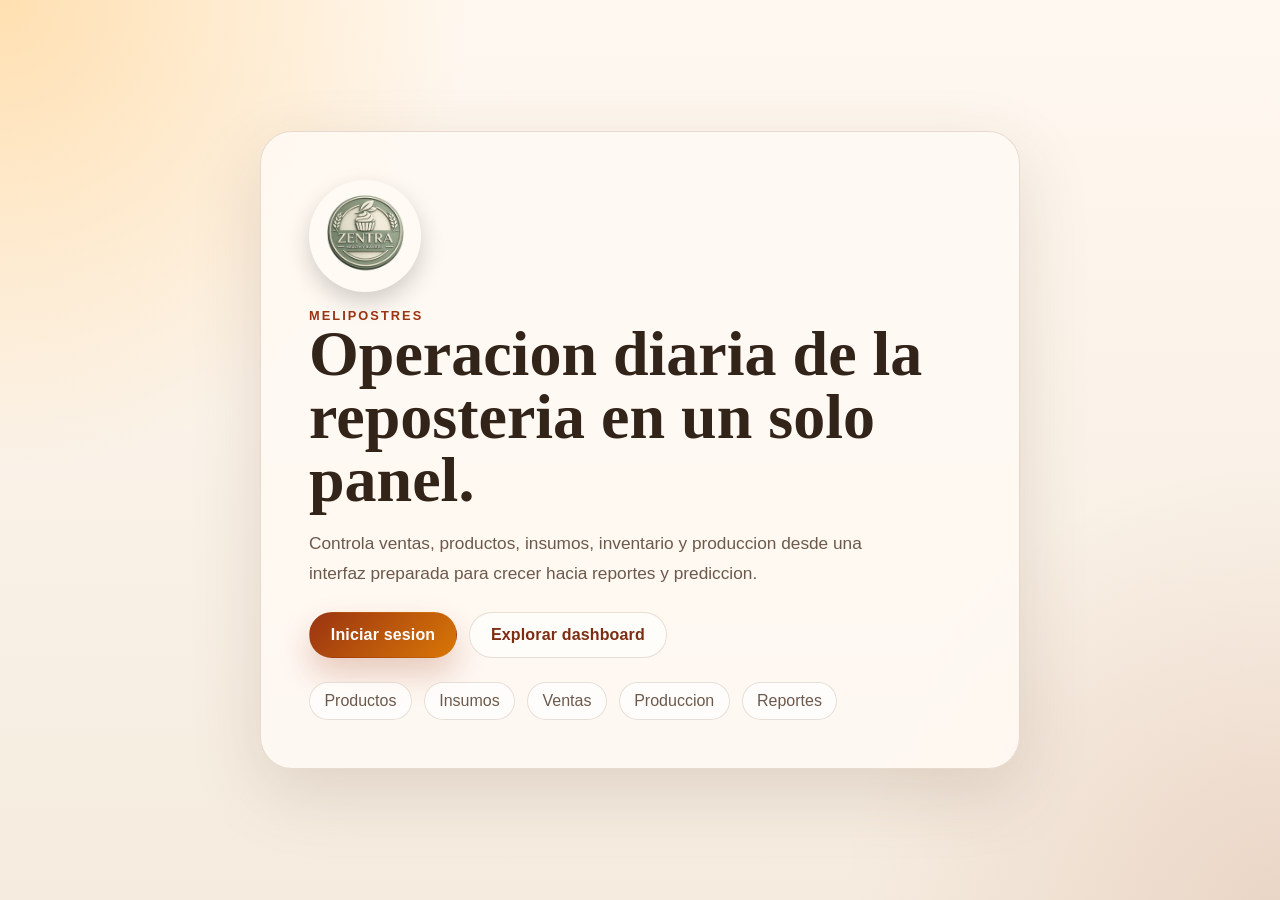
<file: frontend/index.html>
<!DOCTYPE html>
<html lang="es">
  <head>
    <meta charset="UTF-8" />
    <meta name="viewport" content="width=device-width, initial-scale=1.0" />
    <title>Melipostres</title>
    <link rel="stylesheet" href="./css/variables.css" />
    <link rel="stylesheet" href="./css/components.css" />
    <link rel="stylesheet" href="./css/styles.css" />
  </head>
  <body>
    <main class="landing-shell">
      <section class="landing-card">
        <img class="brand-logo brand-logo-large" src="./assets/logo_reposteria.png" alt="Logo Melipostres" />
        <p class="eyebrow">Melipostres</p>
        <h1>Operacion diaria de la reposteria en un solo panel.</h1>
        <p class="lead">
          Controla ventas, productos, insumos, inventario y produccion desde una
          interfaz preparada para crecer hacia reportes y prediccion.
        </p>
        <div class="action-row">
          <a class="button button-primary" href="./pages/login.html">Iniciar sesion</a>
          <a class="button button-secondary" href="./pages/dashboard.html">Explorar dashboard</a>
        </div>
        <div class="quick-links">
          <a href="./pages/productos.html">Productos</a>
          <a href="./pages/insumos.html">Insumos</a>
          <a href="./pages/ventas.html">Ventas</a>
          <a href="./pages/produccion.html">Produccion</a>
          <a href="./pages/reportes.html">Reportes</a>
        </div>
      </section>
    </main>

    <script type="module" src="./js/api.js"></script>
  </body>
</html>
</file>
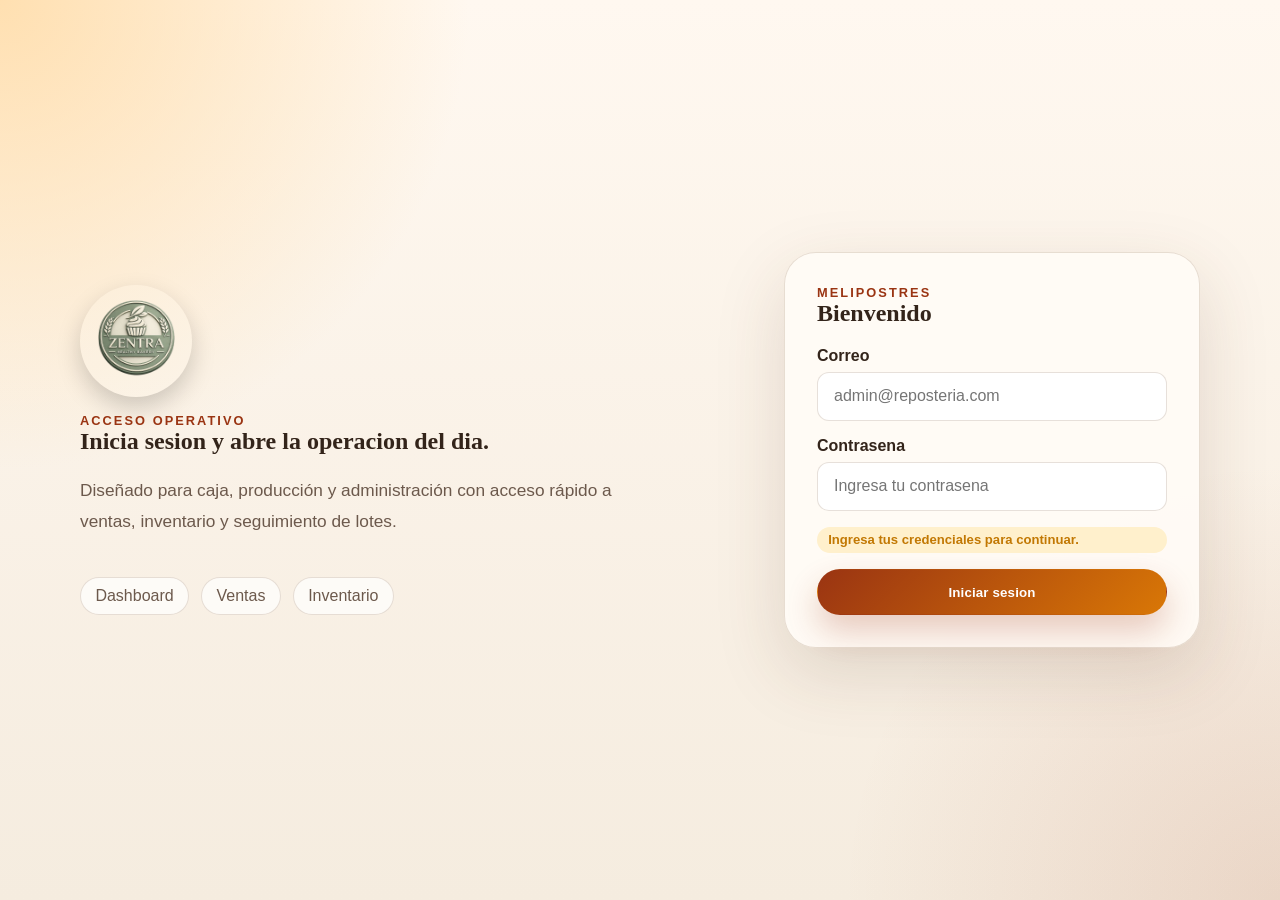
<file: frontend/pages/dashboard.html>
<!DOCTYPE html>
<html lang="es">
  <head>
    <meta charset="UTF-8" />
    <meta name="viewport" content="width=device-width, initial-scale=1.0" />
    <title>Dashboard | Melipostres</title>
    <link rel="stylesheet" href="../css/variables.css" />
    <link rel="stylesheet" href="../css/components.css" />
    <link rel="stylesheet" href="../css/styles.css" />
  </head>
  <body>
    <div class="app-shell">
      <aside class="sidebar">
        <div class="sidebar-brand">
          <img class="brand-logo" src="../assets/logo_reposteria.png" alt="Logo Melipostres" />
          <p class="eyebrow">Melipostres</p>
          <h1>Panel</h1>
        </div>
        <nav class="sidebar-nav">
          <a class="active" href="./dashboard.html">Dashboard</a>
          <a href="./productos.html">Productos</a>
          <a href="./insumos.html">Insumos</a>
          <a href="./ventas.html">Ventas</a>
          <a href="./inventario.html">Inventario</a>
          <a href="./produccion.html">Produccion</a>
          <a href="./reportes.html">Reportes</a>
          <a href="./login.html">Cerrar sesion</a>
        </nav>
      </aside>

      <main class="content">
        <header class="page-header">
          <div>
            <p class="eyebrow">Dashboard</p>
            <h1>Resumen del dia</h1>
            <p class="page-subtitle">
              Vista central para revisar ventas, niveles de stock y actividad reciente.
            </p>
          </div>
          <a class="button button-primary" href="./ventas.html">Registrar venta</a>
        </header>

        <section class="kpi-grid">
          <article class="kpi-card"><div class="stat"><span class="stat-label">Ventas del dia</span><strong class="stat-value" data-kpi-sales-today>$ 0</strong></div></article>
          <article class="kpi-card"><div class="stat"><span class="stat-label">Ventas del mes</span><strong class="stat-value" data-kpi-sales-month>$ 0</strong></div></article>
          <article class="kpi-card"><div class="stat"><span class="stat-label">Produccion hoy</span><strong class="stat-value" data-kpi-productions>0</strong></div></article>
          <article class="kpi-card"><div class="stat"><span class="stat-label">Ticket promedio</span><strong class="stat-value" data-kpi-average-ticket>$ 0</strong></div></article>
        </section>

        <section class="section-grid">
          <article class="table-card">
            <div class="card-header">
              <div>
                <p class="eyebrow">Resumen</p>
                <h2>Ventas semanales</h2>
              </div>
              <span class="badge badge-success">Ultimos 7 dias</span>
            </div>
            <div class="mini-list" data-sales-overview>
              <div class="mini-item"><span>Cargando</span><strong>...</strong></div>
            </div>
          </article>

          <article class="table-card">
            <div class="card-header">
              <div>
                <p class="eyebrow">Alertas</p>
                <h2>Stock bajo</h2>
              </div>
              <span class="badge badge-warning" data-kpi-low-stock>0 alertas</span>
            </div>
            <div class="mini-list" data-low-stock-list>
              <div class="mini-item"><span>Cargando</span><strong>...</strong></div>
            </div>
          </article>
        </section>

        <section class="section-grid" style="margin-top: 1.5rem;">
          <article class="table-card">
            <div class="card-header">
              <div>
                <p class="eyebrow">Actividad</p>
                <h2>Ultimas ventas</h2>
              </div>
            </div>
            <div class="mini-list" data-recent-sales>
              <div class="mini-item"><span>Cargando</span><strong>...</strong></div>
            </div>
          </article>

          <article class="table-card">
            <div class="card-header">
              <div>
                <p class="eyebrow">Top productos</p>
                <h2>Mas vendidos</h2>
              </div>
            </div>
            <div class="mini-list" data-top-products>
              <div class="mini-item"><span>Cargando</span><strong>...</strong></div>
            </div>
          </article>
        </section>
      </main>
    </div>
    <script type="module" src="../js/dashboard.js"></script>
  </body>
</html>
</file>
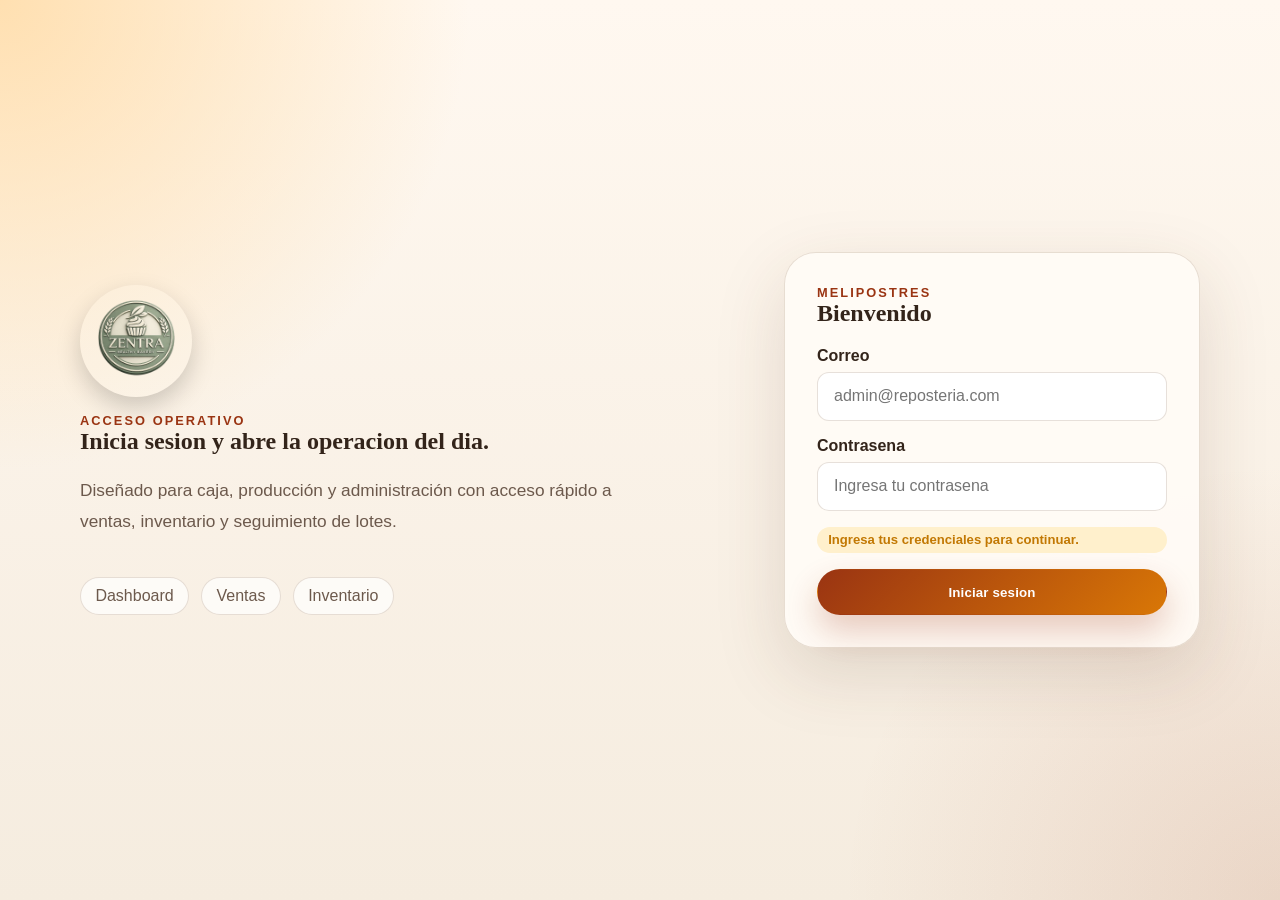
<file: frontend/pages/insumos.html>
<!DOCTYPE html>
<html lang="es">
  <head>
    <meta charset="UTF-8" />
    <meta name="viewport" content="width=device-width, initial-scale=1.0" />
    <title>Insumos | Melipostres</title>
    <link rel="stylesheet" href="../css/variables.css" />
    <link rel="stylesheet" href="../css/components.css" />
    <link rel="stylesheet" href="../css/styles.css" />
  </head>
  <body>
    <div class="app-shell">
      <aside class="sidebar">
        <div class="sidebar-brand"><img class="brand-logo" src="../assets/logo_reposteria.png" alt="Logo Melipostres" /><p class="eyebrow">Melipostres</p><h1>Panel</h1></div>
        <nav class="sidebar-nav">
          <a href="./dashboard.html">Dashboard</a>
          <a href="./productos.html">Productos</a>
          <a class="active" href="./insumos.html">Insumos</a>
          <a href="./ventas.html">Ventas</a>
          <a href="./inventario.html">Inventario</a>
          <a href="./produccion.html">Produccion</a>
          <a href="./reportes.html">Reportes</a>
        </nav>
      </aside>
      <main class="content">
        <header class="page-header">
          <div>
            <p class="eyebrow">Insumos</p>
            <h1>Materias primas y vencimientos</h1>
            <p class="page-subtitle">Vista pensada para control de compras, alertas y reposicion.</p>
          </div>
          <a class="button button-primary" href="#supply-form">Nuevo insumo</a>
        </header>
        <section class="section-grid">
          <article class="table-card">
            <div class="card-header"><h2>Alertas de vencimiento</h2><span class="badge badge-warning">3 proximas</span></div>
            <div class="mini-list" data-expiring-list>
              <div class="mini-item"><span>Cargando</span><strong>...</strong></div>
            </div>
          </article>
          <article class="table-card">
            <div class="card-header"><h2>Stock bajo</h2><span class="badge badge-danger">Reposicion</span></div>
            <div class="mini-list" data-low-stock-list>
              <div class="mini-item"><span>Cargando</span><strong>...</strong></div>
            </div>
          </article>
        </section>
        <article class="form-card" style="margin-top: 1.5rem;">
          <div class="card-header"><h2>Registrar insumo</h2><span class="badge badge-success">Admin</span></div>
          <form class="form-grid" id="supply-form" data-supply-form>
            <div class="field"><label for="supply-name">Nombre</label><input class="input" id="supply-name" name="name" required /></div>
            <div class="field"><label for="supply-category">Categoria</label><input class="input" id="supply-category" name="category" /></div>
            <div class="field"><label for="supply-unit">Unidad</label><input class="input" id="supply-unit" name="unit_of_measure" value="unidad" required /></div>
            <div class="field"><label for="supply-cost">Costo unitario</label><input class="input" id="supply-cost" name="unit_cost" type="number" step="0.01" required /></div>
            <div class="field"><label for="supply-stock">Stock actual</label><input class="input" id="supply-stock" name="current_stock" type="number" step="0.01" value="0" /></div>
            <div class="field"><label for="supply-min">Stock minimo</label><input class="input" id="supply-min" name="min_stock" type="number" step="0.01" value="0" /></div>
            <div class="field"><label for="supply-max">Stock maximo</label><input class="input" id="supply-max" name="max_stock" type="number" step="0.01" value="0" /></div>
            <div class="field"><label for="supply-provider">Proveedor</label><input class="input" id="supply-provider" name="supplier" /></div>
            <div class="field"><label for="supply-expiration">Vencimiento</label><input class="input" id="supply-expiration" name="expiration_date" type="date" /></div>
            <div class="field" style="grid-column: 1 / -1;"><span class="badge badge-warning" data-supply-message>Completa los campos para registrar un nuevo insumo.</span></div>
            <div class="field" style="grid-column: 1 / -1;"><button class="button button-primary" type="submit">Guardar insumo</button></div>
          </form>
        </article>
        <article class="table-card" style="margin-top: 1.5rem;">
          <table class="table">
            <thead><tr><th>Insumo</th><th>Categoria</th><th>Stock</th><th>Vence</th><th>Costo</th></tr></thead>
            <tbody data-supplies-body>
              <tr><td colspan="5" class="empty-state">Cargando insumos...</td></tr>
            </tbody>
          </table>
        </article>
      </main>
    </div>
    <script type="module" src="../js/insumos.js"></script>
  </body>
</html>
</file>
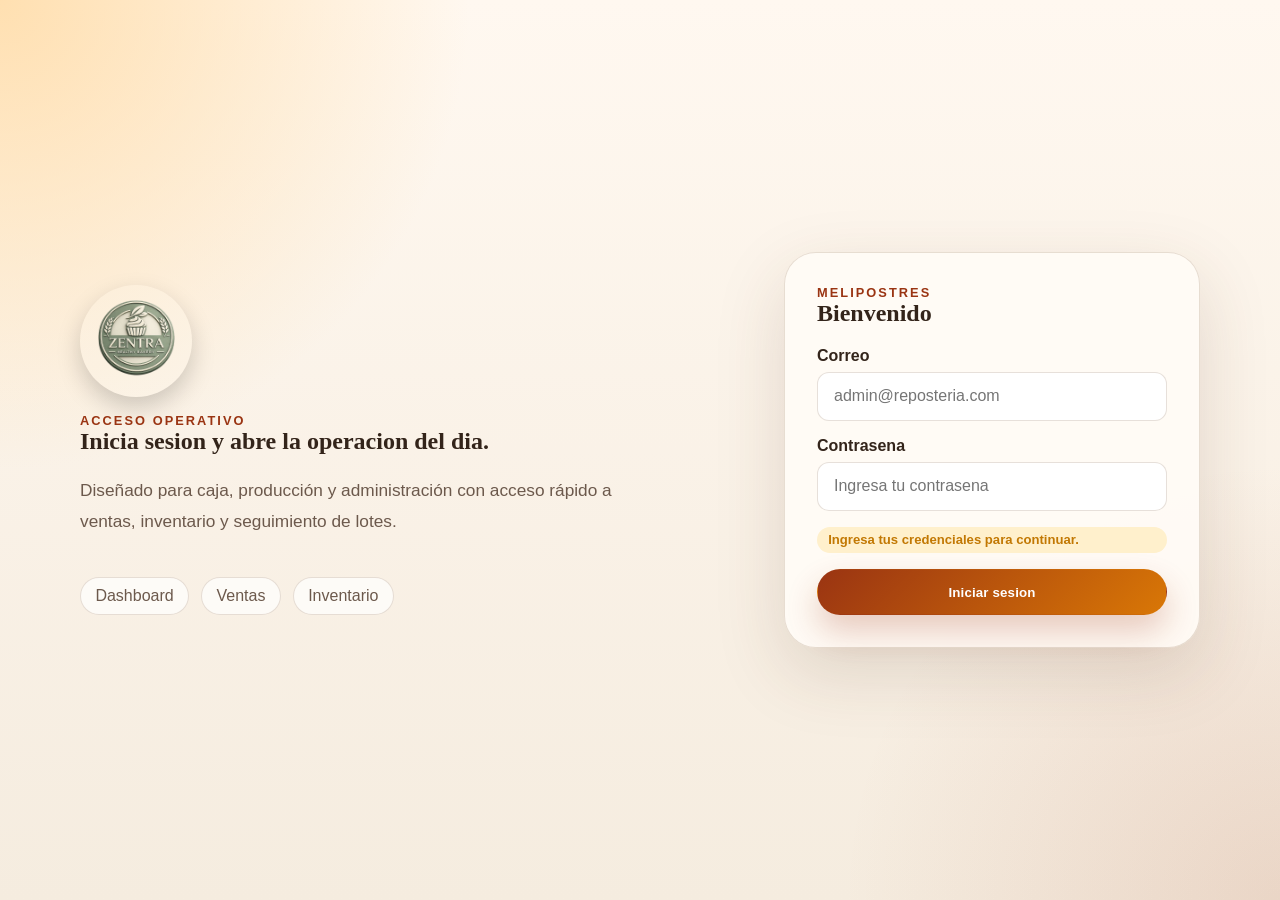
<file: frontend/pages/inventario.html>
<!DOCTYPE html>
<html lang="es">
  <head>
    <meta charset="UTF-8" />
    <meta name="viewport" content="width=device-width, initial-scale=1.0" />
    <title>Inventario | Melipostres</title>
    <link rel="stylesheet" href="../css/variables.css" />
    <link rel="stylesheet" href="../css/components.css" />
    <link rel="stylesheet" href="../css/styles.css" />
  </head>
  <body>
    <div class="app-shell">
      <aside class="sidebar">
        <div class="sidebar-brand"><img class="brand-logo" src="../assets/logo_reposteria.png" alt="Logo Melipostres" /><p class="eyebrow">Melipostres</p><h1>Panel</h1></div>
        <nav class="sidebar-nav">
          <a href="./dashboard.html">Dashboard</a>
          <a href="./productos.html">Productos</a>
          <a href="./insumos.html">Insumos</a>
          <a href="./ventas.html">Ventas</a>
          <a class="active" href="./inventario.html">Inventario</a>
          <a href="./produccion.html">Produccion</a>
          <a href="./reportes.html">Reportes</a>
        </nav>
      </aside>
      <main class="content">
        <header class="page-header">
          <div>
            <p class="eyebrow">Inventario</p>
            <h1>Movimientos y ajustes</h1>
            <p class="page-subtitle">Entradas, salidas y mermas auditadas por usuario y motivo.</p>
          </div>
          <a class="button button-primary" href="#inventory-form">Registrar movimiento</a>
        </header>
        <article class="form-card" style="margin-bottom: 1.5rem;">
          <div class="card-header"><h2>Nuevo movimiento</h2><span class="badge badge-warning">Admin o Produccion</span></div>
          <div class="form-grid" id="inventory-form">
            <div class="field"><label for="inventory-item-type">Tipo de item</label><select class="select" id="inventory-item-type" data-inventory-item-type><option value="product">Producto</option><option value="supply">Insumo</option></select></div>
            <div class="field"><label for="inventory-product">Producto</label><select class="select" id="inventory-product" data-inventory-product></select></div>
            <div class="field"><label for="inventory-supply">Insumo</label><select class="select" id="inventory-supply" data-inventory-supply></select></div>
            <div class="field"><label for="inventory-movement-type">Movimiento</label><select class="select" id="inventory-movement-type" data-inventory-movement-type><option value="entrada">Entrada</option><option value="salida">Salida</option><option value="merma">Merma</option></select></div>
            <div class="field"><label for="inventory-quantity">Cantidad</label><input class="input" id="inventory-quantity" data-inventory-quantity type="number" step="0.01" value="1" /></div>
            <div class="field" style="grid-column: 1 / -1;"><label for="inventory-reason">Motivo</label><input class="input" id="inventory-reason" data-inventory-reason placeholder="Ej. ajuste, compra o merma" /></div>
            <div class="field" style="grid-column: 1 / -1;"><span class="badge badge-warning" data-inventory-message>Completa los datos para registrar un movimiento.</span></div>
            <div class="field" style="grid-column: 1 / -1;"><button class="button button-primary" type="button" data-inventory-submit>Guardar movimiento</button></div>
          </div>
        </article>
        <article class="table-card">
          <table class="table">
            <thead><tr><th>Fecha</th><th>Tipo</th><th>Item</th><th>Cantidad</th><th>Motivo</th><th>Usuario</th></tr></thead>
            <tbody data-inventory-body>
              <tr><td colspan="6" class="empty-state">Cargando movimientos...</td></tr>
            </tbody>
          </table>
        </article>
      </main>
    </div>
    <script type="module" src="../js/inventario.js"></script>
  </body>
</html>
</file>
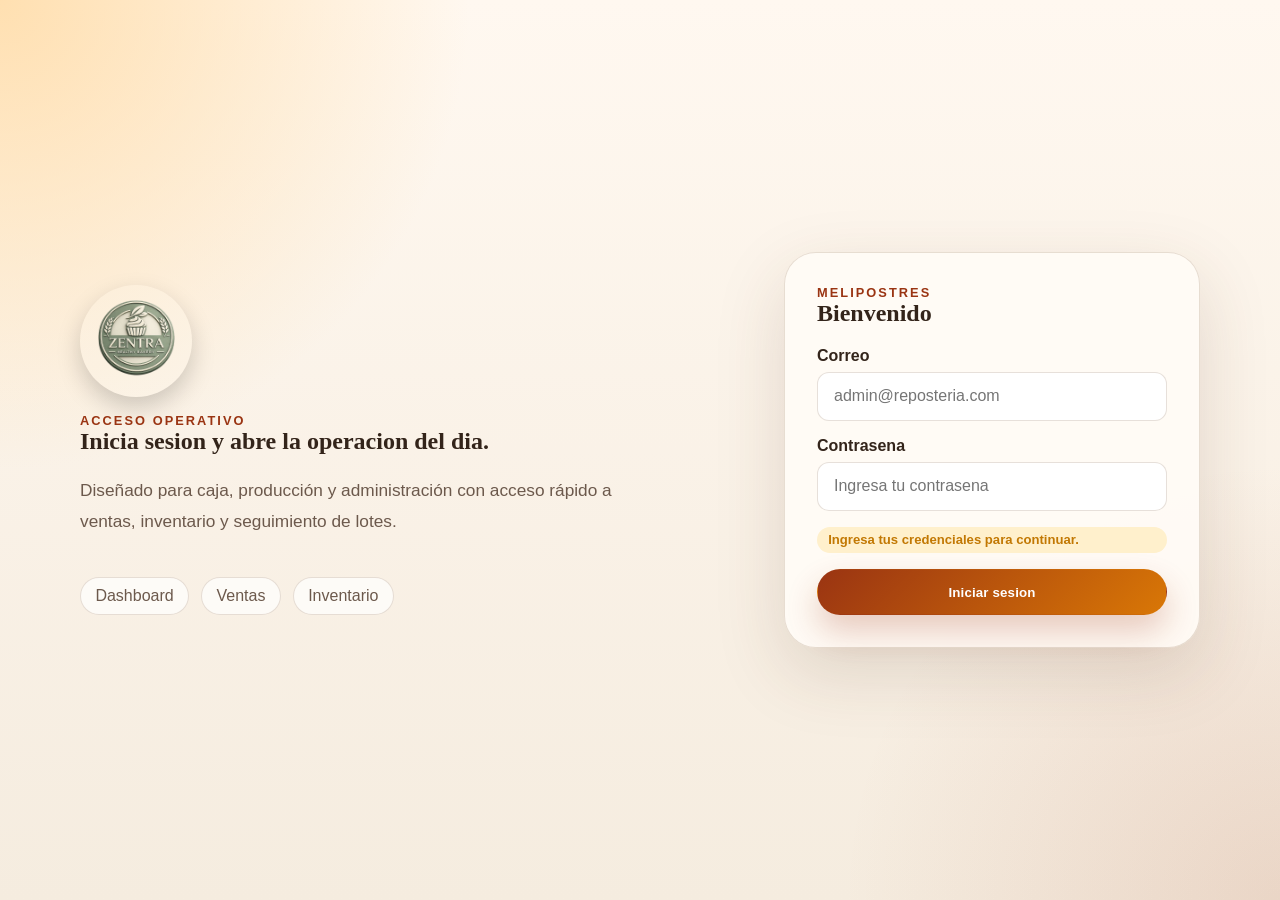
<file: frontend/pages/login.html>
<!DOCTYPE html>
<html lang="es">
  <head>
    <meta charset="UTF-8" />
    <meta name="viewport" content="width=device-width, initial-scale=1.0" />
    <title>Login | Melipostres</title>
    <link rel="stylesheet" href="../css/variables.css" />
    <link rel="stylesheet" href="../css/components.css" />
    <link rel="stylesheet" href="../css/styles.css" />
  </head>
  <body>
    <main class="login-shell">
      <section class="login-hero">
        <img class="brand-logo brand-logo-large" src="../assets/logo_reposteria.png" alt="Logo Melipostres" />
        <p class="eyebrow">Acceso operativo</p>
        <h1>Inicia sesion y abre la operacion del dia.</h1>
        <p class="lead">
          Diseñado para caja, producción y administración con acceso rápido a
          ventas, inventario y seguimiento de lotes.
        </p>
        <div class="quick-links">
          <a href="./dashboard.html">Dashboard</a>
          <a href="./ventas.html">Ventas</a>
          <a href="./inventario.html">Inventario</a>
        </div>
      </section>

      <section class="login-panel">
        <div class="login-card">
          <p class="eyebrow">Melipostres</p>
          <h2>Bienvenido</h2>
          <form class="form-grid" style="grid-template-columns: 1fr;" data-login-form>
            <div class="field">
              <label for="email">Correo</label>
              <input class="input" id="email" type="email" placeholder="admin@reposteria.com" />
            </div>
            <div class="field">
              <label for="password">Contrasena</label>
              <input class="input" id="password" type="password" placeholder="Ingresa tu contrasena" />
            </div>
            <div class="field">
              <span class="badge badge-warning" data-login-message>Ingresa tus credenciales para continuar.</span>
            </div>
            <button class="button button-primary" type="submit">Iniciar sesion</button>
          </form>
        </div>
      </section>
    </main>
    <script type="module" src="../js/auth.js"></script>
  </body>
</html>
</file>
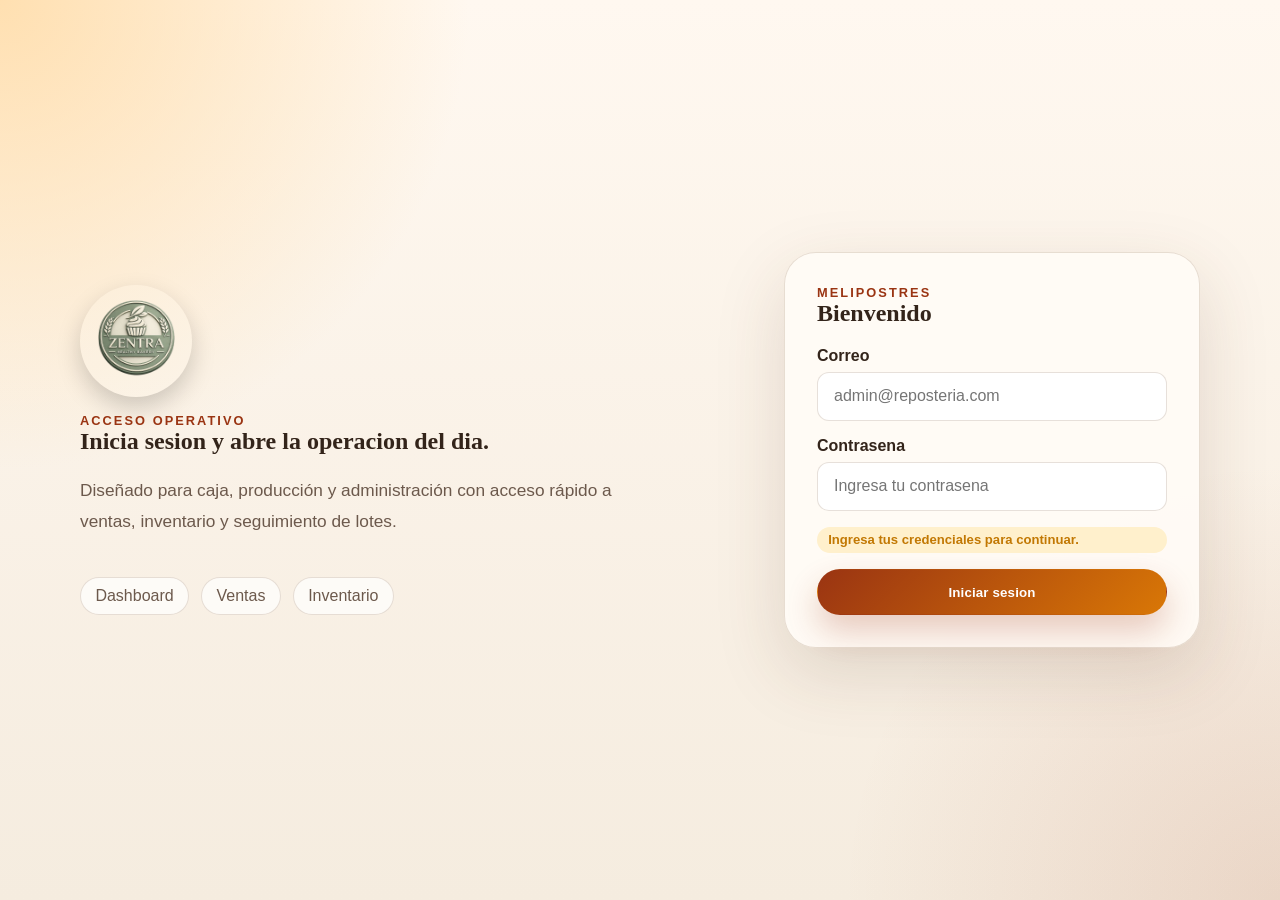
<file: frontend/pages/produccion.html>
<!DOCTYPE html>
<html lang="es">
  <head>
    <meta charset="UTF-8" />
    <meta name="viewport" content="width=device-width, initial-scale=1.0" />
    <title>Produccion | Melipostres</title>
    <link rel="stylesheet" href="../css/variables.css" />
    <link rel="stylesheet" href="../css/components.css" />
    <link rel="stylesheet" href="../css/styles.css" />
  </head>
  <body>
    <div class="app-shell">
      <aside class="sidebar">
        <div class="sidebar-brand"><img class="brand-logo" src="../assets/logo_reposteria.png" alt="Logo Melipostres" /><p class="eyebrow">Melipostres</p><h1>Panel</h1></div>
        <nav class="sidebar-nav">
          <a href="./dashboard.html">Dashboard</a>
          <a href="./productos.html">Productos</a>
          <a href="./insumos.html">Insumos</a>
          <a href="./ventas.html">Ventas</a>
          <a href="./inventario.html">Inventario</a>
          <a class="active" href="./produccion.html">Produccion</a>
          <a href="./reportes.html">Reportes</a>
        </nav>
      </aside>
      <main class="content">
        <header class="page-header">
          <div>
            <p class="eyebrow">Produccion</p>
            <h1>Lotes y elaboracion</h1>
            <p class="page-subtitle">Registro de produccion conectado con recetas, vencimiento y trazabilidad.</p>
          </div>
          <span class="badge badge-success">Recetas activas</span>
        </header>
        <section class="split-layout">
          <article class="form-card">
            <div class="card-header"><h2>Nueva produccion</h2></div>
            <form class="form-grid">
              <div class="field"><label for="production-product">Producto</label><select class="select" id="production-product" data-production-product></select></div>
              <div class="field"><label for="production-quantity">Cantidad</label><input class="input" id="production-quantity" data-production-quantity type="number" value="1" min="1" /></div>
              <div class="field"><label for="production-batch">Lote</label><input class="input" id="production-batch" data-production-batch value="L-001" /></div>
              <div class="field"><label for="production-expiration">Vencimiento</label><input class="input" id="production-expiration" data-production-expiration type="date" /></div>
              <div class="field" style="grid-column: 1 / -1;"><span class="badge badge-warning" data-production-message>Completa los datos del lote para registrar la produccion.</span></div>
              <div class="field" style="grid-column: 1 / -1;"><button class="button button-primary" type="button" data-production-submit>Registrar produccion</button></div>
            </form>
          </article>
          <article class="table-card">
            <div class="card-header"><h2>Resumen de receta</h2></div>
            <div class="mini-list" data-production-recipe>
              <div class="mini-item"><span>Cargando receta</span><strong>...</strong></div>
            </div>
          </article>
        </section>
        <article class="table-card" style="margin-top: 1.5rem;">
          <table class="table">
            <thead><tr><th>Fecha</th><th>Producto</th><th>Cantidad</th><th>Lote</th><th>Vence</th></tr></thead>
            <tbody data-production-body>
              <tr><td colspan="5" class="empty-state">Cargando producciones...</td></tr>
            </tbody>
          </table>
        </article>
      </main>
    </div>
    <script type="module" src="../js/produccion.js"></script>
  </body>
</html>
</file>
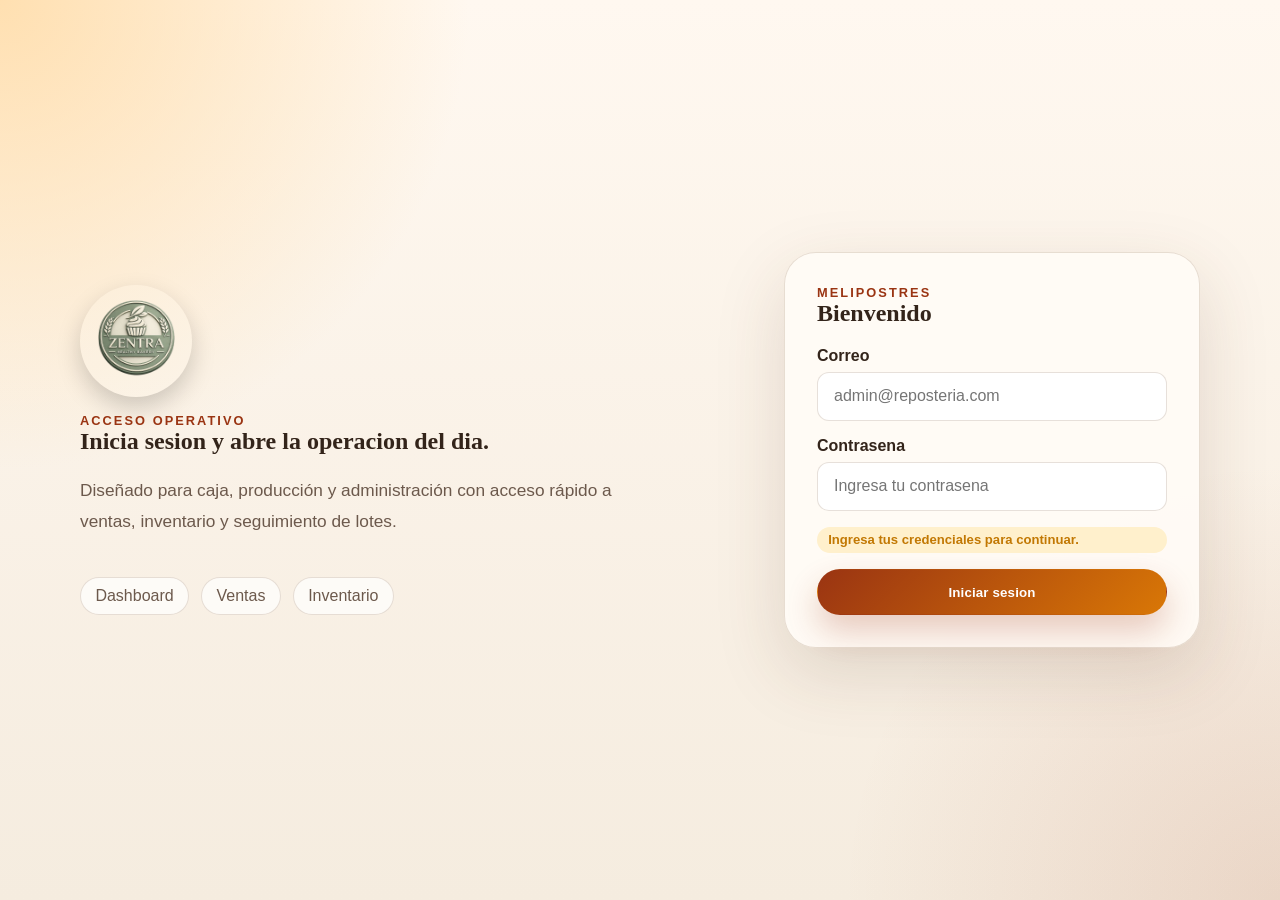
<file: frontend/pages/productos.html>
<!DOCTYPE html>
<html lang="es">
  <head>
    <meta charset="UTF-8" />
    <meta name="viewport" content="width=device-width, initial-scale=1.0" />
    <title>Productos | Melipostres</title>
    <link rel="stylesheet" href="../css/variables.css" />
    <link rel="stylesheet" href="../css/components.css" />
    <link rel="stylesheet" href="../css/styles.css" />
  </head>
  <body>
    <div class="app-shell">
      <aside class="sidebar">
        <div class="sidebar-brand"><img class="brand-logo" src="../assets/logo_reposteria.png" alt="Logo Melipostres" /><p class="eyebrow">Melipostres</p><h1>Panel</h1></div>
        <nav class="sidebar-nav">
          <a href="./dashboard.html">Dashboard</a>
          <a class="active" href="./productos.html">Productos</a>
          <a href="./insumos.html">Insumos</a>
          <a href="./ventas.html">Ventas</a>
          <a href="./inventario.html">Inventario</a>
          <a href="./produccion.html">Produccion</a>
          <a href="./reportes.html">Reportes</a>
        </nav>
      </aside>
      <main class="content">
        <header class="page-header">
          <div>
            <p class="eyebrow">Productos</p>
            <h1>Catalogo de vitrina</h1>
            <p class="page-subtitle">Tabla, formulario y filtros listos para integracion con el backend.</p>
          </div>
          <a class="button button-primary" href="#product-form">Nuevo producto</a>
        </header>
        <section class="split-layout">
          <article class="form-card">
            <div class="card-header"><h2>Crear o editar</h2><span class="badge badge-success">Admin</span></div>
            <form class="form-grid" id="product-form" data-product-form>
              <div class="field"><label for="code">Codigo</label><input class="input" id="code" name="code" placeholder="TORTA-001" required /></div>
              <div class="field"><label for="name">Nombre</label><input class="input" id="name" name="name" placeholder="Torta Red Velvet" required /></div>
              <div class="field"><label for="category">Categoria</label><input class="input" id="category" name="category" placeholder="Tortas" /></div>
              <div class="field"><label for="unit_of_measure">Unidad</label><input class="input" id="unit_of_measure" name="unit_of_measure" value="unidad" required /></div>
              <div class="field"><label for="sale_price">Precio venta</label><input class="input" id="sale_price" name="sale_price" type="number" step="0.01" placeholder="45000" required /></div>
              <div class="field"><label for="cost_price">Precio costo</label><input class="input" id="cost_price" name="cost_price" type="number" step="0.01" placeholder="28000" required /></div>
              <div class="field"><label for="current_stock">Stock actual</label><input class="input" id="current_stock" name="current_stock" type="number" step="0.01" value="0" /></div>
              <div class="field"><label for="min_stock">Stock minimo</label><input class="input" id="min_stock" name="min_stock" type="number" step="0.01" value="0" /></div>
              <div class="field"><label for="max_stock">Stock maximo</label><input class="input" id="max_stock" name="max_stock" type="number" step="0.01" value="0" /></div>
              <div class="field"><label for="status">Estado</label><select class="select" id="status" name="status"><option value="activo">Activo</option><option value="inactivo">Inactivo</option></select></div>
              <div class="field" style="grid-column: 1 / -1;"><label for="description">Descripcion</label><textarea class="textarea" id="description" name="description" placeholder="Descripcion corta del producto"></textarea></div>
              <div class="field" style="grid-column: 1 / -1;"><span class="badge badge-warning" data-product-message>Conecta este formulario con el backend para crear productos reales.</span></div>
              <div class="field" style="grid-column: 1 / -1;"><button class="button button-primary" type="submit">Guardar producto</button></div>
            </form>
          </article>
          <article class="table-card">
            <div class="card-header"><h2>Resumen rapido</h2><span class="badge badge-warning">12 activos</span></div>
            <div class="mini-list">
              <div class="mini-item"><span>Productos activos</span><strong data-products-active>0 activos</strong></div>
              <div class="mini-item"><span>Stock critico</span><strong data-products-low>Sin alertas</strong></div>
              <div class="mini-item"><span>Primer producto</span><strong data-products-top>Sin datos</strong></div>
            </div>
          </article>
        </section>
        <article class="table-card" style="margin-top: 1.5rem;">
          <div class="toolbar">
            <input class="input" placeholder="Buscar por nombre o codigo" data-product-search />
            <select class="select"><option>Todas las categorias</option></select>
          </div>
          <table class="table">
            <thead><tr><th>Codigo</th><th>Producto</th><th>Precio</th><th>Stock</th><th>Estado</th></tr></thead>
            <tbody data-products-body>
              <tr><td colspan="5" class="empty-state">Cargando productos...</td></tr>
            </tbody>
          </table>
        </article>
      </main>
    </div>
    <script type="module" src="../js/productos.js"></script>
  </body>
</html>
</file>
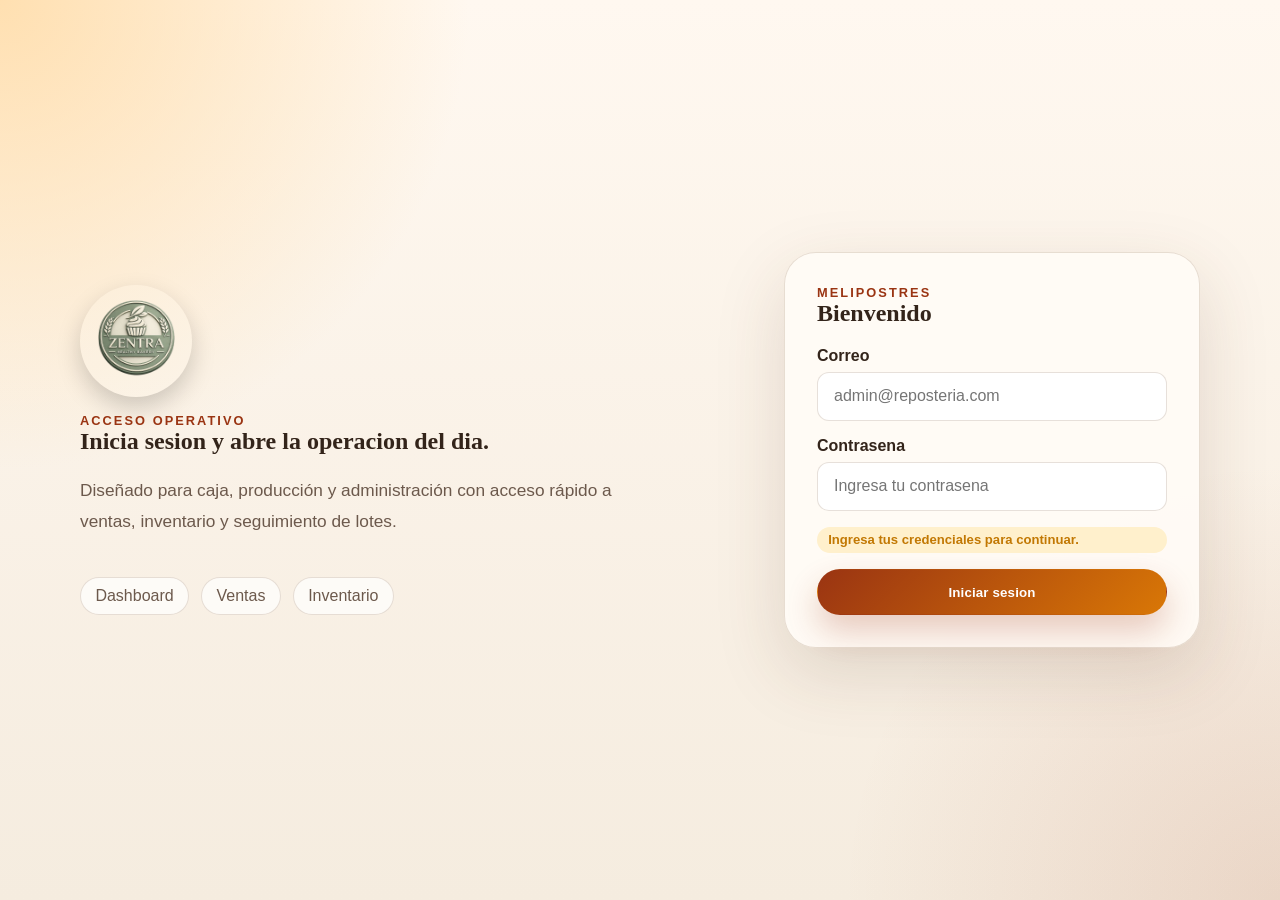
<file: frontend/pages/reportes.html>
<!DOCTYPE html>
<html lang="es">
  <head>
    <meta charset="UTF-8" />
    <meta name="viewport" content="width=device-width, initial-scale=1.0" />
    <title>Reportes | Melipostres</title>
    <link rel="stylesheet" href="../css/variables.css" />
    <link rel="stylesheet" href="../css/components.css" />
    <link rel="stylesheet" href="../css/styles.css" />
  </head>
  <body>
    <div class="app-shell">
      <aside class="sidebar">
        <div class="sidebar-brand"><img class="brand-logo" src="../assets/logo_reposteria.png" alt="Logo Melipostres" /><p class="eyebrow">Melipostres</p><h1>Panel</h1></div>
        <nav class="sidebar-nav">
          <a href="./dashboard.html">Dashboard</a>
          <a href="./productos.html">Productos</a>
          <a href="./insumos.html">Insumos</a>
          <a href="./ventas.html">Ventas</a>
          <a href="./inventario.html">Inventario</a>
          <a href="./produccion.html">Produccion</a>
          <a class="active" href="./reportes.html">Reportes</a>
        </nav>
      </aside>
      <main class="content">
        <header class="page-header">
          <div>
            <p class="eyebrow">Reportes</p>
            <h1>Indicadores y consultas</h1>
            <p class="page-subtitle">Filtros y tablas conectadas con datos reales del backend.</p>
          </div>
        </header>

        <article class="table-card" style="margin-bottom: 1.5rem;">
          <div class="toolbar">
            <input class="input" type="date" data-report-date-from />
            <input class="input" type="date" data-report-date-to />
            <button class="button button-primary" type="button" data-report-run>Aplicar filtros</button>
          </div>
          <div class="mini-list" data-report-snapshot>
            <div class="mini-item"><span>Cargando resumen</span><strong>...</strong></div>
          </div>
        </article>

        <section class="section-grid">
          <article class="table-card">
            <div class="card-header"><h2>Ventas por rango</h2></div>
            <table class="table">
              <thead><tr><th>Fecha</th><th>Hora</th><th>Total</th><th>Canal</th></tr></thead>
              <tbody data-report-sales-body>
                <tr><td colspan="4" class="empty-state">Cargando ventas...</td></tr>
              </tbody>
            </table>
          </article>

          <article class="table-card">
            <div class="card-header"><h2>Produccion por fecha</h2></div>
            <table class="table">
              <thead><tr><th>Fecha</th><th>Producto</th><th>Cantidad</th><th>Lote</th></tr></thead>
              <tbody data-report-productions-body>
                <tr><td colspan="4" class="empty-state">Cargando producciones...</td></tr>
              </tbody>
            </table>
          </article>
        </section>

        <article class="table-card" style="margin-top: 1.5rem;">
          <div class="card-header"><h2>Movimientos de inventario</h2></div>
          <table class="table">
            <thead><tr><th>Fecha</th><th>Tipo</th><th>Cantidad</th><th>Motivo</th><th>Usuario</th></tr></thead>
            <tbody data-report-inventory-body>
              <tr><td colspan="5" class="empty-state">Cargando inventario...</td></tr>
            </tbody>
          </table>
        </article>
      </main>
    </div>
    <script type="module" src="../js/reportes.js"></script>
  </body>
</html>
</file>
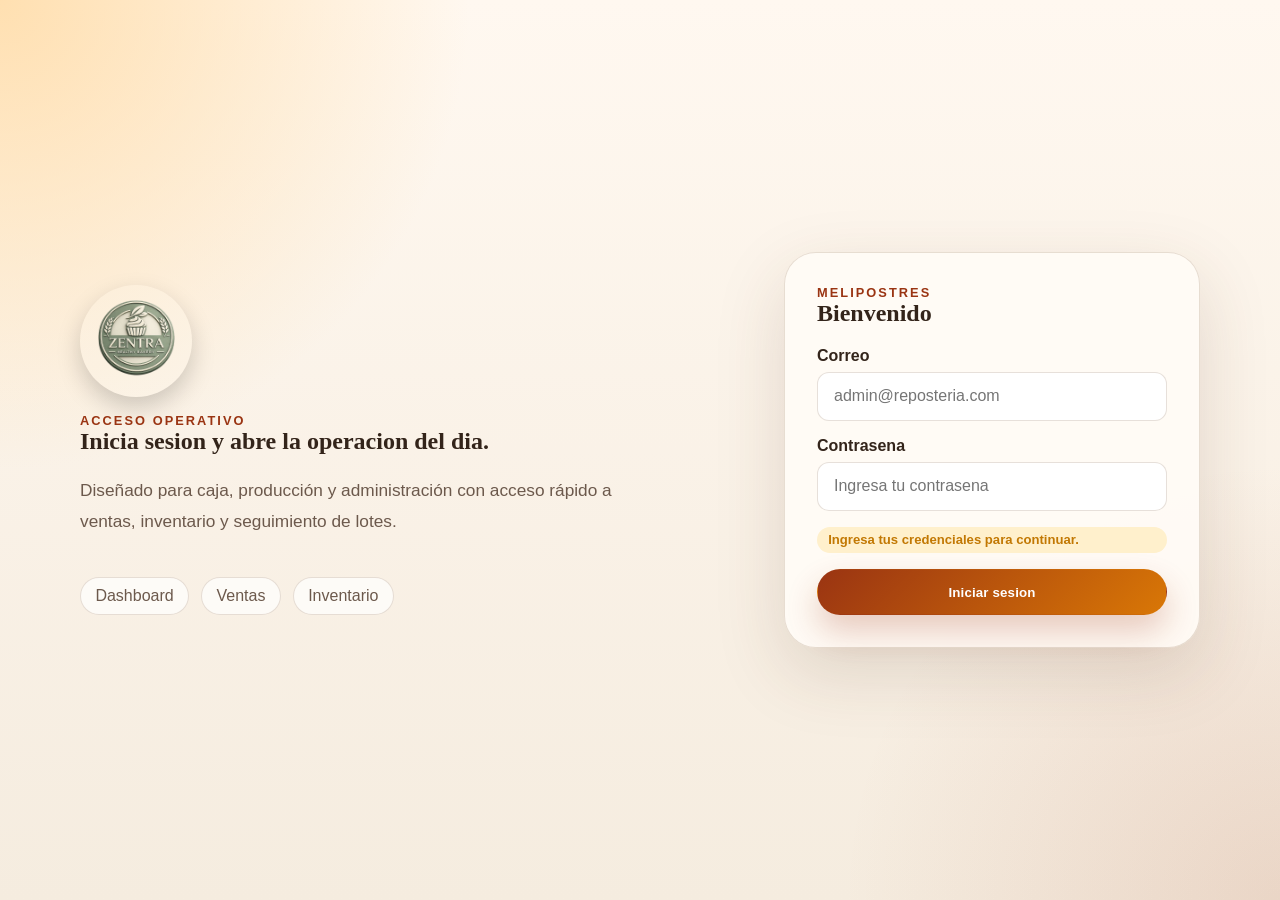
<file: frontend/pages/ventas.html>
<!DOCTYPE html>
<html lang="es">
  <head>
    <meta charset="UTF-8" />
    <meta name="viewport" content="width=device-width, initial-scale=1.0" />
    <title>Ventas | Melipostres</title>
    <link rel="stylesheet" href="../css/variables.css" />
    <link rel="stylesheet" href="../css/components.css" />
    <link rel="stylesheet" href="../css/styles.css" />
  </head>
  <body>
    <div class="app-shell">
      <aside class="sidebar">
        <div class="sidebar-brand"><img class="brand-logo" src="../assets/logo_reposteria.png" alt="Logo Melipostres" /><p class="eyebrow">Melipostres</p><h1>Panel</h1></div>
        <nav class="sidebar-nav">
          <a href="./dashboard.html">Dashboard</a>
          <a href="./productos.html">Productos</a>
          <a href="./insumos.html">Insumos</a>
          <a class="active" href="./ventas.html">Ventas</a>
          <a href="./inventario.html">Inventario</a>
          <a href="./produccion.html">Produccion</a>
          <a href="./reportes.html">Reportes</a>
        </nav>
      </aside>
      <main class="content">
        <header class="page-header">
          <div>
            <p class="eyebrow">Ventas</p>
            <h1>Punto de venta</h1>
            <p class="page-subtitle">Formulario de venta con carrito, detalle y resumen de total.</p>
          </div>
          <span class="badge badge-success">Caja abierta</span>
        </header>
        <section class="split-layout">
          <article class="form-card">
            <div class="card-header"><h2>Agregar productos</h2></div>
            <form class="form-grid">
              <div class="field"><label for="sale-product">Producto</label><select class="select" id="sale-product" data-sale-product></select></div>
              <div class="field"><label for="sale-quantity">Cantidad</label><input class="input" id="sale-quantity" data-sale-quantity type="number" value="1" min="1" /></div>
              <div class="field"><label for="sale-unit-price">Precio unitario</label><input class="input" id="sale-unit-price" data-sale-unit-price type="number" step="0.01" /></div>
              <div class="field"><label for="sale-channel">Canal</label><select class="select" id="sale-channel" data-sale-channel><option value="mostrador">Mostrador</option><option value="whatsapp">WhatsApp</option><option value="instagram">Instagram</option></select></div>
              <div class="field"><label for="sale-time">Hora</label><input class="input" id="sale-time" data-sale-time type="time" value="10:30" /></div>
              <div class="field"><label>&nbsp;</label><button class="button button-secondary" type="button" data-sale-add-item>Agregar al carrito</button></div>
            </form>
          </article>
          <article class="table-card">
            <div class="card-header"><h2>Carrito</h2><span class="badge badge-warning">Venta en curso</span></div>
            <div class="mini-list" data-sale-cart>
              <div class="mini-item"><span>Sin productos</span><strong>Agrega items</strong></div>
            </div>
            <div style="margin-top: 1rem;" class="stat">
              <span class="stat-label">Total</span>
              <strong class="stat-value" data-sale-total>$ 0</strong>
            </div>
            <div style="margin-top: 1rem;" class="field">
              <span class="badge badge-warning" data-sale-message>Selecciona productos para iniciar la venta.</span>
            </div>
            <div style="margin-top: 1rem;">
              <button class="button button-primary" type="button" data-sale-submit>Registrar venta</button>
            </div>
          </article>
        </section>
      </main>
    </div>
    <script type="module" src="../js/ventas.js"></script>
  </body>
</html>
</file>
<file: frontend/css/variables.css>
:root {
  --font-family-base: "Trebuchet MS", "Gill Sans", sans-serif;
  --font-family-display: Georgia, "Times New Roman", serif;
  --color-bg: #f6efe6;
  --color-bg-strong: #ead7bf;
  --color-surface: rgba(255, 251, 247, 0.9);
  --color-surface-strong: #fffdf9;
  --color-text: #33241a;
  --color-text-soft: #6c594c;
  --color-primary: #9a3412;
  --color-primary-strong: #7c2d12;
  --color-accent: #d97706;
  --color-accent-soft: #fde7c5;
  --color-success: #2f855a;
  --color-warning: #c27803;
  --color-danger: #b83232;
  --color-border: rgba(120, 83, 54, 0.18);
  --color-shadow: rgba(75, 47, 28, 0.12);
  --gradient-page:
    radial-gradient(circle at top left, rgba(255, 221, 170, 0.9), transparent 30%),
    radial-gradient(circle at bottom right, rgba(154, 52, 18, 0.12), transparent 28%),
    linear-gradient(180deg, #fff8f0 0%, #f5ecdf 100%);
  --radius-xl: 32px;
  --radius-lg: 24px;
  --radius-md: 16px;
  --radius-sm: 12px;
  --space-1: 0.35rem;
  --space-2: 0.75rem;
  --space-3: 1rem;
  --space-4: 1.5rem;
  --space-5: 2rem;
  --space-6: 3rem;
  --shadow-soft: 0 18px 45px var(--color-shadow);
  --shadow-card: 0 24px 70px rgba(86, 56, 33, 0.15);
}
</file>
<file: frontend/css/components.css>
.button {
  display: inline-flex;
  align-items: center;
  justify-content: center;
  min-height: 46px;
  padding: 0.8rem 1.3rem;
  border-radius: 999px;
  border: 1px solid transparent;
  font-weight: 700;
  letter-spacing: 0.01em;
  text-decoration: none;
  cursor: pointer;
  transition: transform 0.2s ease, box-shadow 0.2s ease, background 0.2s ease;
}

.button:hover {
  transform: translateY(-1px);
}

.button-primary {
  background: linear-gradient(135deg, var(--color-primary), var(--color-accent));
  color: #fff;
  box-shadow: 0 16px 32px rgba(154, 52, 18, 0.24);
}

.button-secondary {
  background: var(--color-surface-strong);
  color: var(--color-primary-strong);
  border-color: var(--color-border);
}

.button-ghost {
  background: transparent;
  color: var(--color-text);
  border-color: var(--color-border);
}

.eyebrow {
  margin: 0;
  color: var(--color-primary);
  font-size: 0.8rem;
  font-weight: 800;
  letter-spacing: 0.16em;
  text-transform: uppercase;
}

.card,
.placeholder-panel,
.kpi-card,
.table-card,
.form-card {
  background: var(--color-surface);
  border: 1px solid var(--color-border);
  border-radius: var(--radius-lg);
  box-shadow: var(--shadow-soft);
  backdrop-filter: blur(8px);
}

.card-header {
  display: flex;
  align-items: center;
  justify-content: space-between;
  gap: var(--space-3);
  margin-bottom: var(--space-3);
}

.badge {
  display: inline-flex;
  align-items: center;
  gap: 0.35rem;
  padding: 0.35rem 0.7rem;
  border-radius: 999px;
  font-size: 0.82rem;
  font-weight: 700;
}

.badge-warning {
  background: #fff0cc;
  color: var(--color-warning);
}

.badge-success {
  background: #ddf7e7;
  color: var(--color-success);
}

.badge-danger {
  background: #fde3e3;
  color: var(--color-danger);
}

.stat {
  display: grid;
  gap: 0.35rem;
}

.stat-label {
  color: var(--color-text-soft);
  font-size: 0.92rem;
}

.stat-value {
  font-size: clamp(1.6rem, 2vw, 2.3rem);
  font-weight: 800;
  color: var(--color-text);
}

.input,
.select,
.textarea {
  width: 100%;
  padding: 0.9rem 1rem;
  border: 1px solid var(--color-border);
  border-radius: var(--radius-sm);
  background: #fff;
  color: var(--color-text);
  font: inherit;
}

.textarea {
  min-height: 120px;
  resize: vertical;
}

.field {
  display: grid;
  gap: 0.45rem;
}

.field label {
  font-weight: 700;
  color: var(--color-text);
}

.form-grid {
  display: grid;
  grid-template-columns: repeat(2, minmax(0, 1fr));
  gap: var(--space-3);
}

.table {
  width: 100%;
  border-collapse: collapse;
}

.table th,
.table td {
  padding: 0.95rem 0.8rem;
  text-align: left;
  border-bottom: 1px solid rgba(120, 83, 54, 0.12);
}

.table th {
  color: var(--color-text-soft);
  font-size: 0.82rem;
  text-transform: uppercase;
  letter-spacing: 0.06em;
}

.metric-grid {
  display: grid;
  grid-template-columns: repeat(4, minmax(0, 1fr));
  gap: var(--space-3);
}

.split-layout {
  display: grid;
  grid-template-columns: 1.4fr 1fr;
  gap: var(--space-4);
}

@media (max-width: 900px) {
  .metric-grid,
  .split-layout,
  .form-grid {
    grid-template-columns: 1fr;
  }
}
</file>
<file: frontend/css/styles.css>
* {
  box-sizing: border-box;
}

html {
  scroll-behavior: smooth;
}

body {
  margin: 0;
  min-height: 100vh;
  font-family: var(--font-family-base);
  color: var(--color-text);
  background: var(--gradient-page);
}

h1,
h2,
h3,
p {
  margin-top: 0;
}

h1,
h2,
h3 {
  font-family: var(--font-family-display);
}

a {
  color: inherit;
}

.landing-shell,
.page-shell {
  width: min(1180px, calc(100% - 2rem));
  margin: 0 auto;
}

.landing-shell {
  min-height: 100vh;
  display: grid;
  place-items: center;
  padding: var(--space-6) 0;
}

.landing-card {
  width: 100%;
  max-width: 760px;
  padding: var(--space-6);
  background: rgba(255, 250, 244, 0.88);
  border: 1px solid var(--color-border);
  border-radius: var(--radius-xl);
  box-shadow: var(--shadow-card);
}

.landing-card h1 {
  font-size: clamp(2.4rem, 5vw, 4.3rem);
  line-height: 0.98;
  margin-bottom: var(--space-3);
}

.lead {
  color: var(--color-text-soft);
  font-size: 1.08rem;
  line-height: 1.75;
  max-width: 58ch;
}

.action-row {
  display: flex;
  flex-wrap: wrap;
  gap: var(--space-2);
  margin-top: var(--space-4);
}

.quick-links {
  display: flex;
  flex-wrap: wrap;
  gap: var(--space-2);
  margin-top: var(--space-4);
  color: var(--color-text-soft);
}

.quick-links a {
  padding: 0.55rem 0.9rem;
  border-radius: 999px;
  background: rgba(255, 255, 255, 0.7);
  border: 1px solid var(--color-border);
  text-decoration: none;
}

.app-shell {
  display: grid;
  grid-template-columns: 280px 1fr;
  min-height: 100vh;
}

.sidebar {
  position: sticky;
  top: 0;
  align-self: start;
  height: 100vh;
  padding: var(--space-5);
  background: rgba(69, 39, 20, 0.92);
  color: #fff6ec;
}

.sidebar-brand {
  margin-bottom: var(--space-5);
}

.brand-logo {
  display: block;
  width: 76px;
  height: 76px;
  object-fit: contain;
  margin-bottom: 0.75rem;
  border-radius: 50%;
  background: rgba(255, 255, 255, 0.1);
  box-shadow: 0 10px 24px rgba(0, 0, 0, 0.18);
}

.brand-logo-large {
  width: 112px;
  height: 112px;
  margin-bottom: 1rem;
}

.sidebar-brand h1 {
  margin: 0.4rem 0 0;
  font-size: 1.8rem;
}

.sidebar-nav {
  display: grid;
  gap: 0.65rem;
}

.sidebar-nav a {
  display: block;
  padding: 0.9rem 1rem;
  border-radius: var(--radius-sm);
  color: inherit;
  text-decoration: none;
  background: rgba(255, 255, 255, 0.04);
}

.sidebar-nav a.active,
.sidebar-nav a:hover {
  background: rgba(255, 255, 255, 0.14);
}

.content {
  padding: var(--space-5);
}

.page-header {
  display: flex;
  align-items: end;
  justify-content: space-between;
  gap: var(--space-3);
  margin-bottom: var(--space-4);
}

.page-header h1 {
  font-size: clamp(2rem, 4vw, 3.2rem);
  line-height: 1;
  margin-bottom: 0.3rem;
}

.page-subtitle {
  color: var(--color-text-soft);
  max-width: 60ch;
}

.placeholder-panel,
.table-card,
.form-card,
.kpi-card {
  padding: var(--space-4);
}

.login-shell {
  min-height: 100vh;
  display: grid;
  grid-template-columns: 1.1fr 0.9fr;
}

.login-hero {
  padding: min(8vw, 5rem);
  display: grid;
  align-content: center;
}

.login-panel {
  padding: min(8vw, 5rem);
  display: grid;
  place-items: center;
}

.login-card {
  width: min(100%, 460px);
  padding: var(--space-5);
  background: rgba(255, 251, 246, 0.94);
  border: 1px solid var(--color-border);
  border-radius: var(--radius-xl);
  box-shadow: var(--shadow-card);
}

.kpi-grid {
  display: grid;
  grid-template-columns: repeat(4, minmax(0, 1fr));
  gap: var(--space-3);
  margin-bottom: var(--space-4);
}

.section-grid {
  display: grid;
  grid-template-columns: 1.45fr 1fr;
  gap: var(--space-4);
}

.chart-placeholder {
  min-height: 280px;
  border-radius: var(--radius-md);
  background:
    linear-gradient(180deg, rgba(255, 237, 213, 0.85), rgba(255, 255, 255, 0.88)),
    repeating-linear-gradient(
      90deg,
      rgba(154, 52, 18, 0.06) 0,
      rgba(154, 52, 18, 0.06) 1px,
      transparent 1px,
      transparent 72px
    );
  border: 1px dashed rgba(154, 52, 18, 0.26);
}

.mini-list {
  display: grid;
  gap: var(--space-2);
}

.mini-item {
  display: flex;
  align-items: center;
  justify-content: space-between;
  gap: var(--space-3);
  padding: 0.95rem 1rem;
  background: rgba(255, 255, 255, 0.8);
  border: 1px solid rgba(120, 83, 54, 0.12);
  border-radius: var(--radius-md);
}

.toolbar {
  display: flex;
  flex-wrap: wrap;
  gap: var(--space-2);
  margin-bottom: var(--space-3);
}

.toolbar .input,
.toolbar .select {
  width: auto;
  min-width: 180px;
}

.empty-state {
  padding: var(--space-5);
  text-align: center;
  color: var(--color-text-soft);
}

@media (max-width: 980px) {
  .app-shell,
  .login-shell,
  .section-grid,
  .kpi-grid {
    grid-template-columns: 1fr;
  }

  .sidebar {
    position: relative;
    height: auto;
  }
}
</file>
